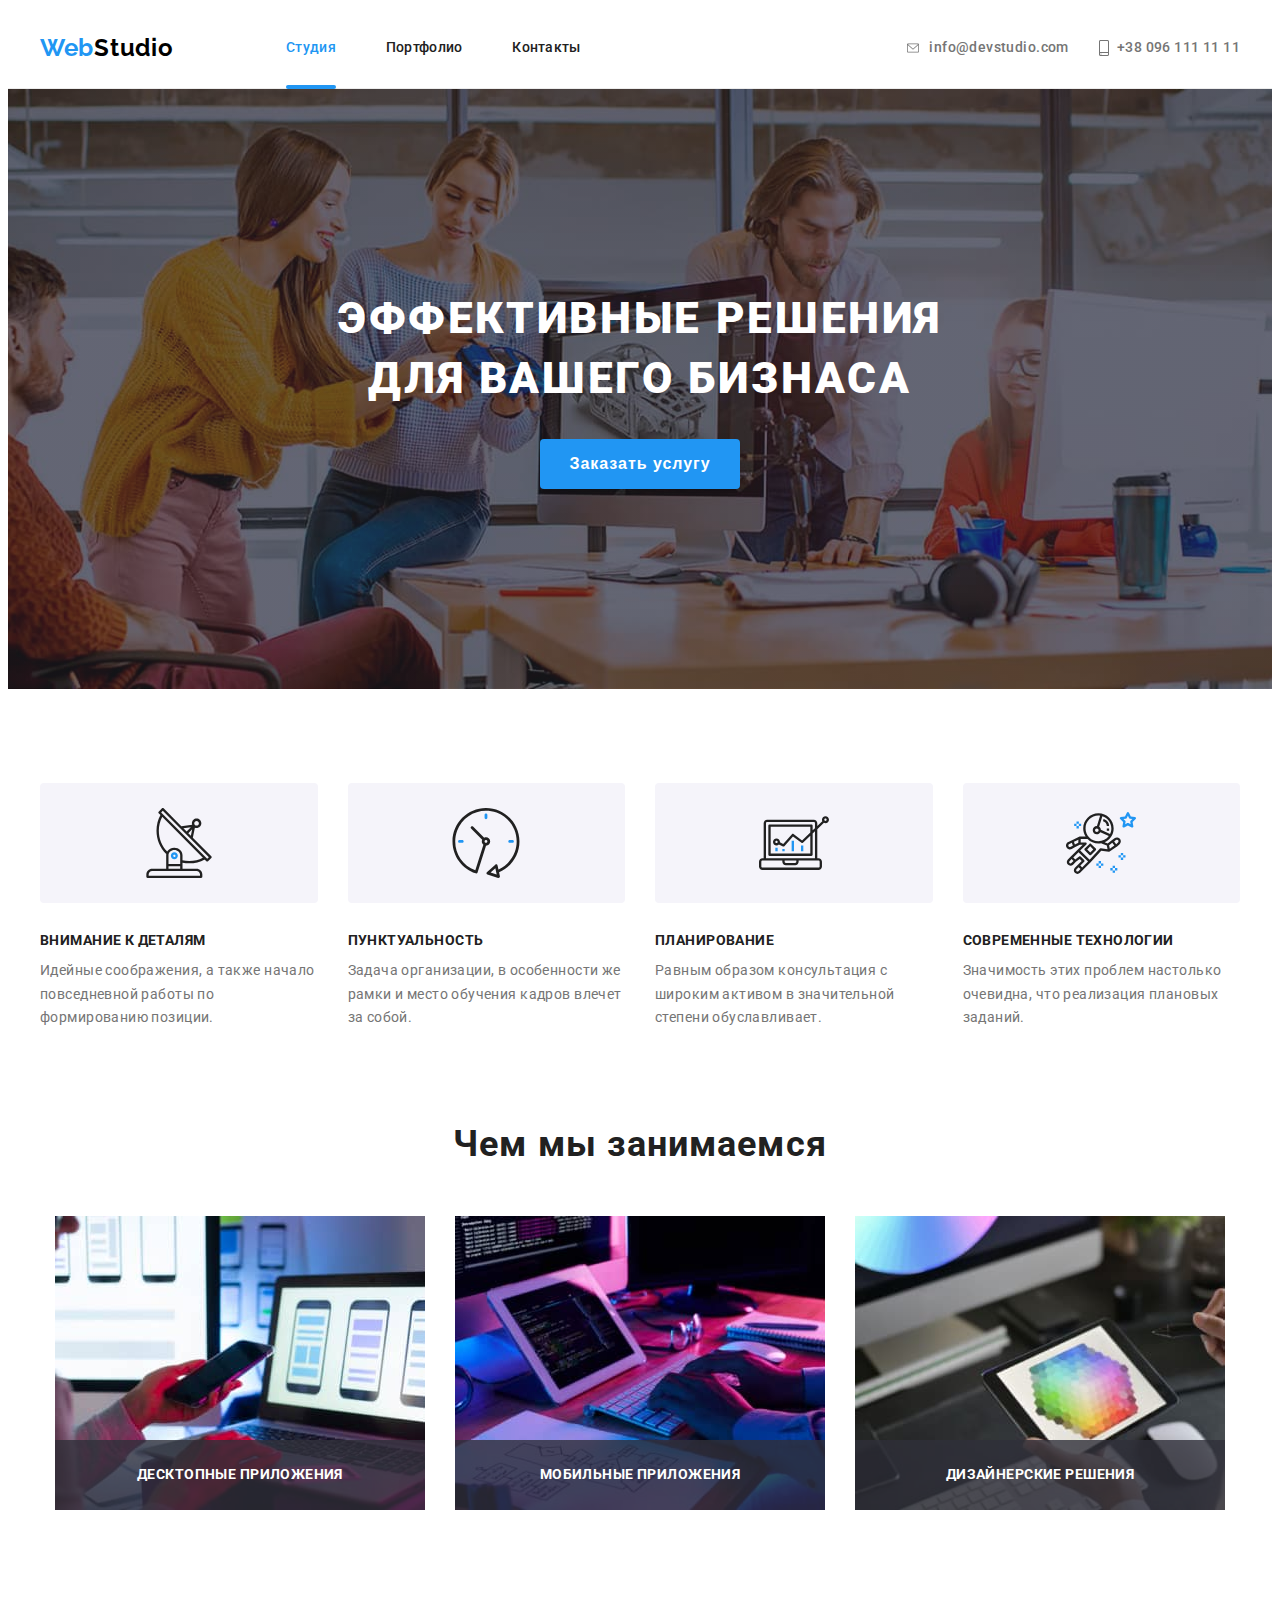
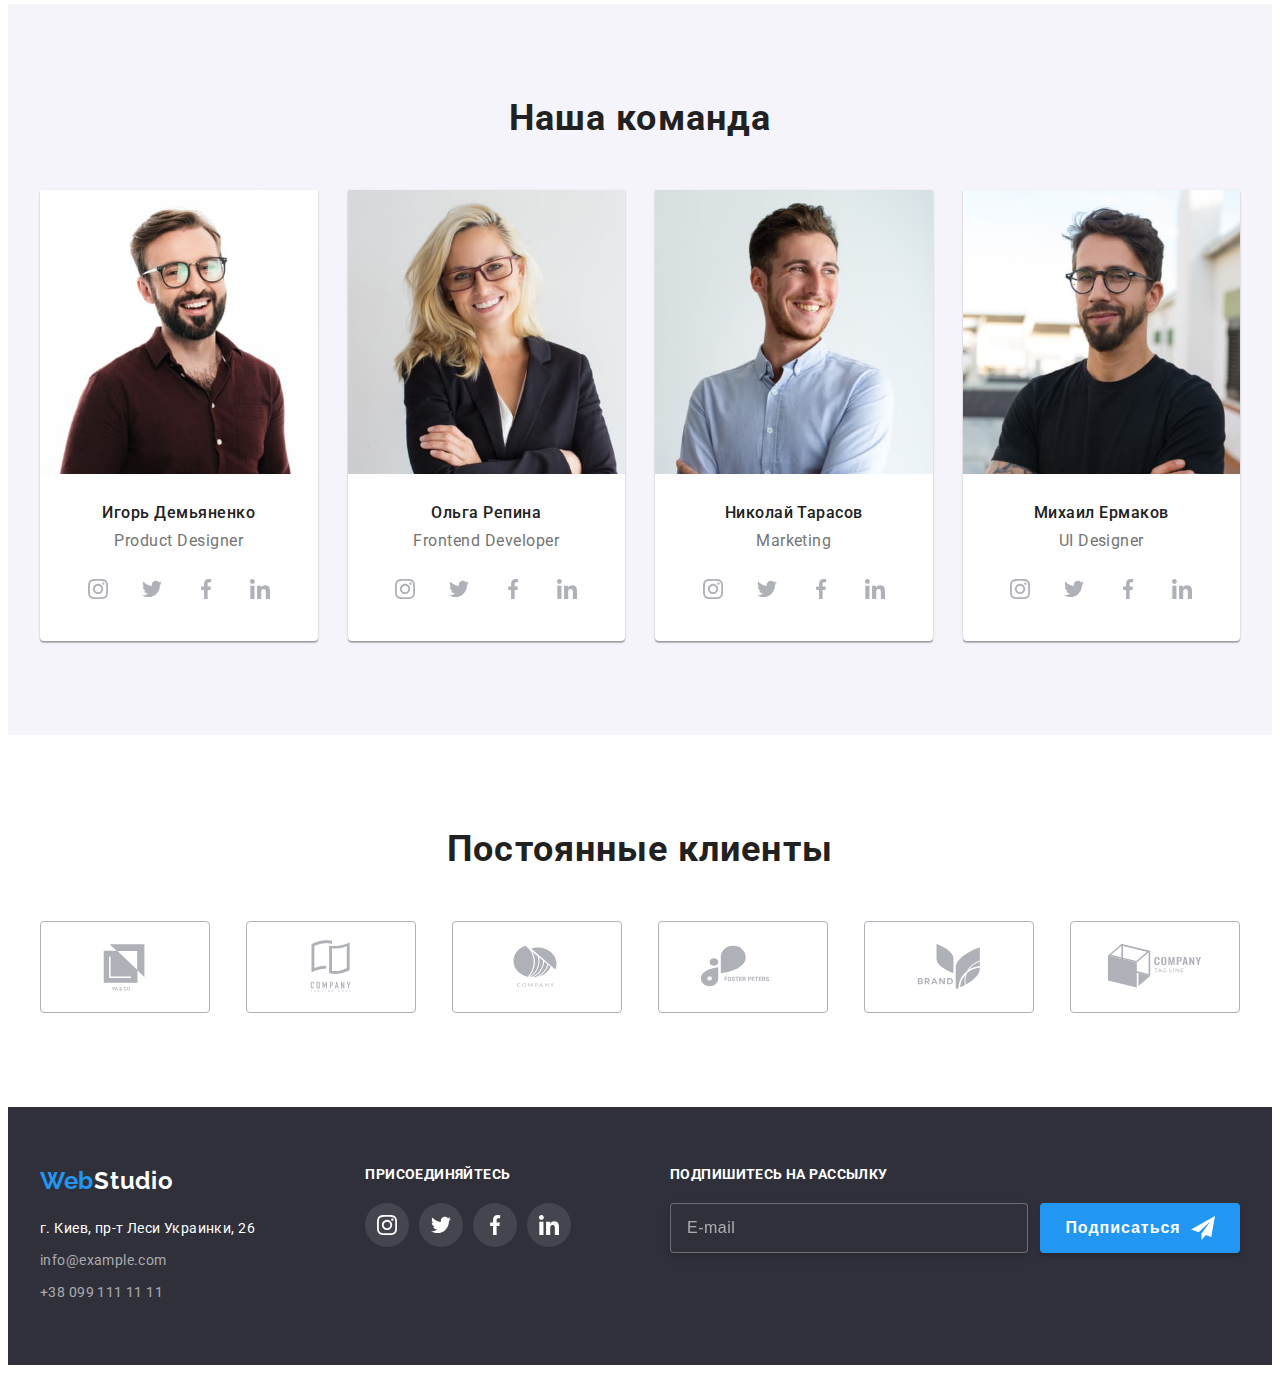
<file: index.html>
<!DOCTYPE html>
<html lang="en">

<head>
  <meta charset="UTF-8" />
  <meta http-equiv="X-UA-Compatible" content="IE=edge" />
  <meta name="viewport" content="width=device-width, initial-scale=1.0" />

  <title>WebStudio</title>
  <link rel="preconnect" href="https://fonts.googleapis.com" />
  <link rel="preconnect" href="https://fonts.gstatic.com" crossorigin />
  <link href="https://fonts.googleapis.com/css2?family=Raleway:wght@700&family=Roboto:wght@400;500;700;900&display=swap"
    rel="stylesheet" />
  <link rel="stylesheet" href="https://cdnjs.cloudflare.com/ajax/libs/modern-normalize/1.1.0/modern-normalize.min.css"
    integrity="sha512-wpPYUAdjBVSE4KJnH1VR1HeZfpl1ub8YT/NKx4PuQ5NmX2tKuGu6U/JRp5y+Y8XG2tV+wKQpNHVUX03MfMFn9Q=="
    crossorigin="anonymous" referrerpolicy="no-referrer" />
  <link rel="stylesheet" href="css/main.min.css" />
</head>

<body>
  <!-- хедер -->
  <header class="header">
    <div class="container header__bloc">
      <!-- логотип -->
      <a class="logo header__logo" href="./index.html"><span class="logo__web">Web</span>Studio</a>
      <!-- навигацыя сайта -->
      <nav class="header__nav">
        <ul class="nav">
          <li class="nav__list">
            <a href="./index.html" class="nav__link accent">Студия</a>
          </li>
          <li class="nav__list">
            <a href="./portfolio.html" class="nav__link">Портфолио</a>
          </li>
          <li class="nav__list">
            <a href="#" class="nav__link">Контакты</a>
          </li>
        </ul>
      </nav>

      <!-- кантакты -->

      <ul class="contact header__contact">
        <li class="contact__item">
          <a class="contact__link" href="http://info@devstudio.com">
            <svg class="contact__icon" width="16" height="12">
              <use href="./images/icons.svg#envelope"></use>
            </svg>
            info@devstudio.com</a>
        </li>
        <li class="contact__item">
          <a class="contact__link" href="tel:+380961111111">
            <svg class="contact__icon" width="10" height="16">
              <use href="./images/icons.svg#smartphone"></use>
            </svg>
            +38 096 111 11 11</a>
        </li>
      </ul>
      <button class="burger-button" data-modale-open>
        <svg width="40" height="40">
          <use href="./images/icons.svg#burger"></use>
        </svg>
      </button>
    </div>
  </header>

  <!-- mein index.html -->

  <main>
    <!--герой-->

    <section class="hero">
      <div class="container">
        <h1 class="hero-title">ЭФФЕКТИВНЫЕ РЕШЕНИЯ ДЛЯ ВАШЕГО БИЗНАСА</h1>
        <button class="button" type="button" data-modal-open>
          Заказать услугу
        </button>
      </div>
    </section>

    <!--особености нашей команды-->

    <section class="peculiarities">
      <div class="container">
        <h2 class="hidden-text">преимущества</h2>
        <ul class="peculiarities__menu">
          <li class="peculiarities__list">
            <div class="peculiarities__icon">
              <svg width="70" height="70">
                <use href="./images/icons.svg#antenna"></use>
              </svg>
            </div>
            <h3 class="peculiarities__title">ВНИМАНИЕ К ДЕТАЛЯМ</h3>
            <p class="peculiarities__text">
              Идейные соображения, а также начало повседневной работы по
              формированию позиции.
            </p>
          </li>

          <li class="peculiarities__list">
            <div class="peculiarities__icon">
              <svg width="70" height="70">
                <use href="./images/icons.svg#clock"></use>
              </svg>
            </div>
            <h3 class="peculiarities__title">ПУНКТУАЛЬНОСТЬ</h3>
            <p class="peculiarities__text">
              Задача организации, в особенности же рамки и место обучения
              кадров влечет за собой.
            </p>
          </li>

          <li class="peculiarities__list">
            <div class="peculiarities__icon">
              <svg width="70" height="70">
                <use href="./images/icons.svg#diagram"></use>
              </svg>
            </div>
            <h3 class="peculiarities__title">ПЛАНИРОВАНИЕ</h3>
            <p class="peculiarities__text">
              Равным образом консультация с широким активом в значительной
              степени обуславливает.
            </p>
          </li>

          <li class="peculiarities__list">
            <div class="peculiarities__icon">
              <svg width="70" height="70">
                <use href="./images/icons.svg#astronaut"></use>
              </svg>
            </div>
            <h3 class="peculiarities__title">СОВРЕМЕННЫЕ ТЕХНОЛОГИИ</h3>
            <p class="peculiarities__text">
              Значимость этих проблем настолько очевидна, что реализация
              плановых заданий.
            </p>
          </li>
        </ul>
      </div>
    </section>

    <!--чем мы занимается наша команда-->

    <section class="we-do">
      <div class="container">
        <h2 class="title-h2">Чем мы занимаемся</h2>
        <ul class="we-do__menu">
          <li class="we-do__list">
            <img class="img-list" src="./images/Desktop/1.fotohop.jpg" alt="моделирование" width="370" />
            <div class="we-do__bloc">
              <h3 class="we-do__text">Десктопные приложения</h3>
            </div>
          </li>
          <li class="we-do__list">
            <img class="img-list" src="./images/Desktop/2.modeling.jpg" alt="фото-шоп" width="370" />
            <div class="we-do__bloc">
              <h3 class="we-do__text">Мобильные приложения</h3>
            </div>
          </li>
          <li class="we-do__list">
            <img class="img-list" src="./images/Desktop/3.color.jpg" alt="цветова-схема" width="370" />
            <div class="we-do__bloc">
              <h3 class="we-do__text">Дизайнерские решения</h3>
            </div>
          </li>
        </ul>
      </div>
    </section>

    <!--наша команда-->

    <section class="command">
      <div class="container">
        <h2 class="title-h2">Наша команда</h2>
        <ul class="command__menu">
          <li class="command__list">
            <img src="./images/mobile/mobile-igor-img.jpg" alt="Игорь Демьяненко Product Designer" width="270" />
            <div class="command__bloc">
              <h3 class="command__name">Игорь Демьяненко</h3>
              <p class="command__profession">Product Designer</p>
            </div>
            <ul class="social">
              <li class="social__menu">
                <a class="social__link" href="#">
                  <svg width="20" height="20">
                    <use href="./images/icons.svg#instagram"></use>
                  </svg>
                </a>
              </li>
              <li class="social__menu">
                <a class="social__link" href="#">
                  <svg width="20" height="20">
                    <use href="./images/icons.svg#twitter"></use>
                  </svg>
                </a>
              </li>
              <li class="social__menu">
                <a class="social__link" href="#">
                  <svg width="20" height="20">
                    <use href="./images/icons.svg#facebook"></use>
                  </svg>
                </a>
              </li>
              <li class="social__menu">
                <a class="social__link" href="#">
                  <svg width="20" height="20">
                    <use href="./images/icons.svg#linkedin"></use>
                  </svg>
                </a>
              </li>
            </ul>
          </li>

          <li class="command__list">
            <img src="./images/mobile/mobile-olga-img.jpg" alt="Ольга Репина Frontend Developer" width="270" />
            <div class="command__bloc">
              <h3 class="command__name">Ольга Репина</h3>
              <p class="command__profession">Frontend Developer</p>
            </div>
            <ul class="social">
              <li class="social__menu">
                <a class="social__link" href="#">
                  <svg width="20" height="20">
                    <use href="./images/icons.svg#instagram"></use>
                  </svg>
                </a>
              </li>
              <li class="social__menu">
                <a class="social__link" href="#">
                  <svg width="20" height="20">
                    <use href="./images/icons.svg#twitter"></use>
                  </svg>
                </a>
              </li>
              <li class="social__menu">
                <a class="social__link" href="#">
                  <svg width="20" height="20">
                    <use href="./images/icons.svg#facebook"></use>
                  </svg>
                </a>
              </li>
              <li class="social__menu">
                <a class="social__link" href="#">
                  <svg width="20" height="20">
                    <use href="./images/icons.svg#linkedin"></use>
                  </svg>
                </a>
              </li>
            </ul>
          </li>

          <li class="command__list">
            <img src="./images/mobile/mobile-nikolay-img.jpg" alt="Николай Тарасов Marketing" width="270" />
            <div class="command__bloc">
              <h3 class="command__name">Николай Тарасов</h3>
              <p class="command__profession">Marketing</p>
            </div>
            <ul class="social">
              <li class="social__menu">
                <a class="social__link" href="#">
                  <svg width="20" height="20">
                    <use href="./images/icons.svg#instagram"></use>
                  </svg>
                </a>
              </li>
              <li class="social__menu">
                <a class="social__link" href="#">
                  <svg width="20" height="20">
                    <use href="./images/icons.svg#twitter"></use>
                  </svg>
                </a>
              </li>
              <li class="social__menu">
                <a class="social__link" href="#">
                  <svg width="20" height="20">
                    <use href="./images/icons.svg#facebook"></use>
                  </svg>
                </a>
              </li>
              <li class="social__menu">
                <a class="social__link" href="#">
                  <svg width="20" height="20">
                    <use href="./images/icons.svg#linkedin"></use>
                  </svg>
                </a>
              </li>
            </ul>
          </li>

          <li class="command__list">
            <img src="./images/mobile/mobile-michael-img.jpg" alt="Михаил Ермаков UI Designer" width="270" />
            <div class="command__bloc">
              <h3 class="command__name">Михаил Ермаков</h3>
              <p class="command__profession">UI Designer</p>
            </div>
            <ul class="social">
              <li class="social__menu">
                <a class="social__link" href="#">
                  <svg width="20" height="20">
                    <use href="./images/icons.svg#instagram"></use>
                  </svg>
                </a>
              </li>
              <li class="social__menu">
                <a class="social__link" href="#">
                  <svg width="20" height="20">
                    <use href="./images/icons.svg#twitter"></use>
                  </svg>
                </a>
              </li>
              <li class="social__menu">
                <a class="social__link" href="#">
                  <svg width="20" height="20">
                    <use href="./images/icons.svg#facebook"></use>
                  </svg>
                </a>
              </li>
              <li class="social__menu">
                <a class="social__link" href="#">
                  <svg width="20" height="20">
                    <use href="./images/icons.svg#linkedin"></use>
                  </svg>
                </a>
              </li>
            </ul>
          </li>
        </ul>
      </div>
    </section>

    <!-- Постоянные клиенты -->

    <section class="regu-clients">
      <div class="container">
        <h2 class="title-h2">Постоянные клиенты</h2>
        <ul class="menu">
          <li class="menu__list">
            <a class="menu__link" href="#">
              <svg class="icon" width="106" height="60">
                <use href="./images/icons.svg#logo-1"></use>
              </svg>
            </a>
          </li>
          <li class="menu__list">
            <a class="menu__link" href="#">
              <svg class="icon" width="106" height="60">
                <use href="./images/icons.svg#logo-2"></use>
              </svg>
            </a>
          </li>
          <li class="menu__list">
            <a class="menu__link" href="#">
              <svg class="icon" width="106" height="60">
                <use href="./images/icons.svg#logo-3"></use>
              </svg>
            </a>
          </li>
          <li class="menu__list">
            <a class="menu__link" href="#">
              <svg class="icon" width="106" height="60">
                <use href="./images/icons.svg#logo-4"></use>
              </svg>
            </a>
          </li>
          <li class="menu__list">
            <a class="menu__link" href="#">
              <svg class="icon" width="106" height="60">
                <use href="./images/icons.svg#logo-5"></use>
              </svg>
            </a>
          </li>
          <li class="menu__list">
            <a class="menu__link" href="#">
              <svg class="icon" width="106" height="60">
                <use href="./images/icons.svg#logo-6"></use>
              </svg>
            </a>
          </li>
        </ul>
      </div>
    </section>
  </main>

  <!--подвал сайта-->

  <footer class="footer">
    <div class="container footer__container">
      <div class="footer__address">
        <a href="./index.html" class="logo footer__logo">
          <span class="logo__web">Web</span>Studio</a>
        <!-- адрес и контакты студии -->
        <address class="address">
          <ul class="address__menu">
            <li class="address__item">
              <a href="#" class="address__link">г. Киев, пр-т Леси Украинки, 26</a>
            </li>
            <li class="address__item">
              <a href="http://info@example.com" class="address__contakt">
                info@example.com</a>
            </li>
            <li class="address__item">
              <a href="tel:+380991111111" class="address__contakt">+38 099 111 11 11</a>
            </li>
          </ul>
        </address>
      </div>
      <div class="footer__social">
        <h2 class="footer-title">присоединяйтесь</h2>
        <ul class="social zero-padding">
          <li class="social__menu">
            <a class="social__link social__link--footer" href="#">
              <svg width="20" height="20">
                <use href="./images/icons.svg#instagram"></use>
              </svg>
            </a>
          </li>
          <li class="social__menu">
            <a class="social__link social__link--footer" href="#">
              <svg width="20" height="20">
                <use href="./images/icons.svg#twitter"></use>
              </svg>
            </a>
          </li>
          <li class="social__menu">
            <a class="social__link social__link--footer" href="#">
              <svg width="20" height="20">
                <use href="./images/icons.svg#facebook"></use>
              </svg>
            </a>
          </li>
          <li class="social__menu">
            <a class="social__link social__link--footer" href="#">
              <svg width="20" height="20">
                <use href="./images/icons.svg#linkedin"></use>
              </svg>
            </a>
          </li>
        </ul>
      </div>
      <div class="subscription">
        <h2 class="footer-title">Подпишитесь на рассылку</h2>
        <div class="subscription__block">
          <form>
            <label class="subscription__label" for="email"> </label>
            <input class="subscription__input" type="email" id="email" name="email" placeholder="E-mail" />
          </form>
          <button class="button" type="submit">
            Подписаться
            <svg class="button__send" width="24" height="24">
              <use href="./images/icons.svg#send"></use>
            </svg>
          </button>
        </div>
      </div>
    </div>
  </footer>

  <!-- modal-window -->

  <div class="backdrop is-hidden" data-modal>
    <div class="backdrop__window">
      <button class="button button__modal" type="button" data-modal-close>
        <svg class="close" width="18" height="18" data-modal-close>
          <use href="./images/icons.svg#close"></use>
        </svg>
      </button>
      <h2 class="backdrop__titel">Оставьте свои данные, мы вам перезвоним</h2>

      <form class="form">
        <div class="form__bloc" role="group">
          <label class="form__label" for="text"> Имя </label>
          <input class="form__input" type="text" id="text" placeholder=" " />
          <svg class="form__icon" width="18" height="18">
            <use href="./images/icons.svg#person"></use>
          </svg>
        </div>
        <div class="form__bloc">
          <label class="form__label" for="tel"> Телефон </label>
          <input class="form__input" type="tel" id="tel" placeholder=" " />
          <svg class="form__icon" width="18" height="18">
            <use href="./images/icons.svg#phone"></use>
          </svg>
        </div>
        <div class="form__bloc">
          <label class="form__label" for="email"> Почта </label>
          <input class="form__input" type="email" id="email" placeholder="" />
          <svg class="form__icon" width="18" height="18">
            <use href="./images/icons.svg#email"></use>
          </svg>
        </div>
        <div class="form__bloc form__bloc--textarea">
          <label class="form-label" for="textarea"> Комментарий </label>
          <textarea class="form__textarea" id="textarea" placeholder="Введите текст"></textarea>
        </div>
      </form>

      <label class="agreement-conditions" for="checkbox">
        <input class="agreement-conditions__checkbox" type="checkbox" id="checkbox" />
        <span class="agreement-conditions__checked"></span>

        <p class="agreement-conditions__text">
          Соглашаюсь с рассылкой и принимаю
          <a href="#">
            <span class="agreement-conditions__link">Условия договора</span>
          </a>
        </p>
      </label>
      <div class="button-center">
        <button class="button" type="submit">Отправить</button>
      </div>
    </div>
  </div>

  <!-- burger -->

  <div class="burger modale" data-modale>
    <div class="burger__block">
      <button class="burger__mobile" type="button" data-modale-close>
        <svg class="close" width="18" height="18" data-modale-close>
          <use href="./images/icons.svg#close"></use>
        </svg>
      </button>
      <ul class="burger__menu">
        <li class="burger__nav">
          <a class="burger__link accent" href="./index.html">Студия</a>
        </li>
        <li class="burger__nav">
          <a class="burger__link " href="./portfolio.html">Портфолио</a>
        </li>
        <li class="burger__nav">
          <a class="burger__link" href="#">Контакты</a>
        </li>
      </ul>
      <div>
        <ul>
          <li class="burger__contact ">
            <a class="burger__contact-tel" href="tel:+380961111111">+38 096 111 11 11</a>
          </li>
          <li class="burger__contact ">
            <a class="burger__contact-meil" href="http://info@devstudio.com">info@devstudio.com</a>
          </li>
        </ul>
        <ul class="social-mobile">
          <li class="social-mobile__list"><a class="social-mobile__link" href="#">Twitter</a></li>
          <span class="social-mobile__line"></span>
          <li class="social-mobile__list"><a class="social-mobile__link" href="#">Instagram</a></li>
          <span class="social-mobile__line"></span>
          <li class="social-mobile__list"><a class="social-mobile__link" href="#">Facebook</a></li>
          <span class="social-mobile__line"></span>
          <li class="social-mobile__list"><a class="social-mobile__link" href="#">LinkedIn</a></li>
        </ul>
      </div>
    </div>
  </div>
  <script src="./js/modal.js"></script>
</body>

</html>
</file>
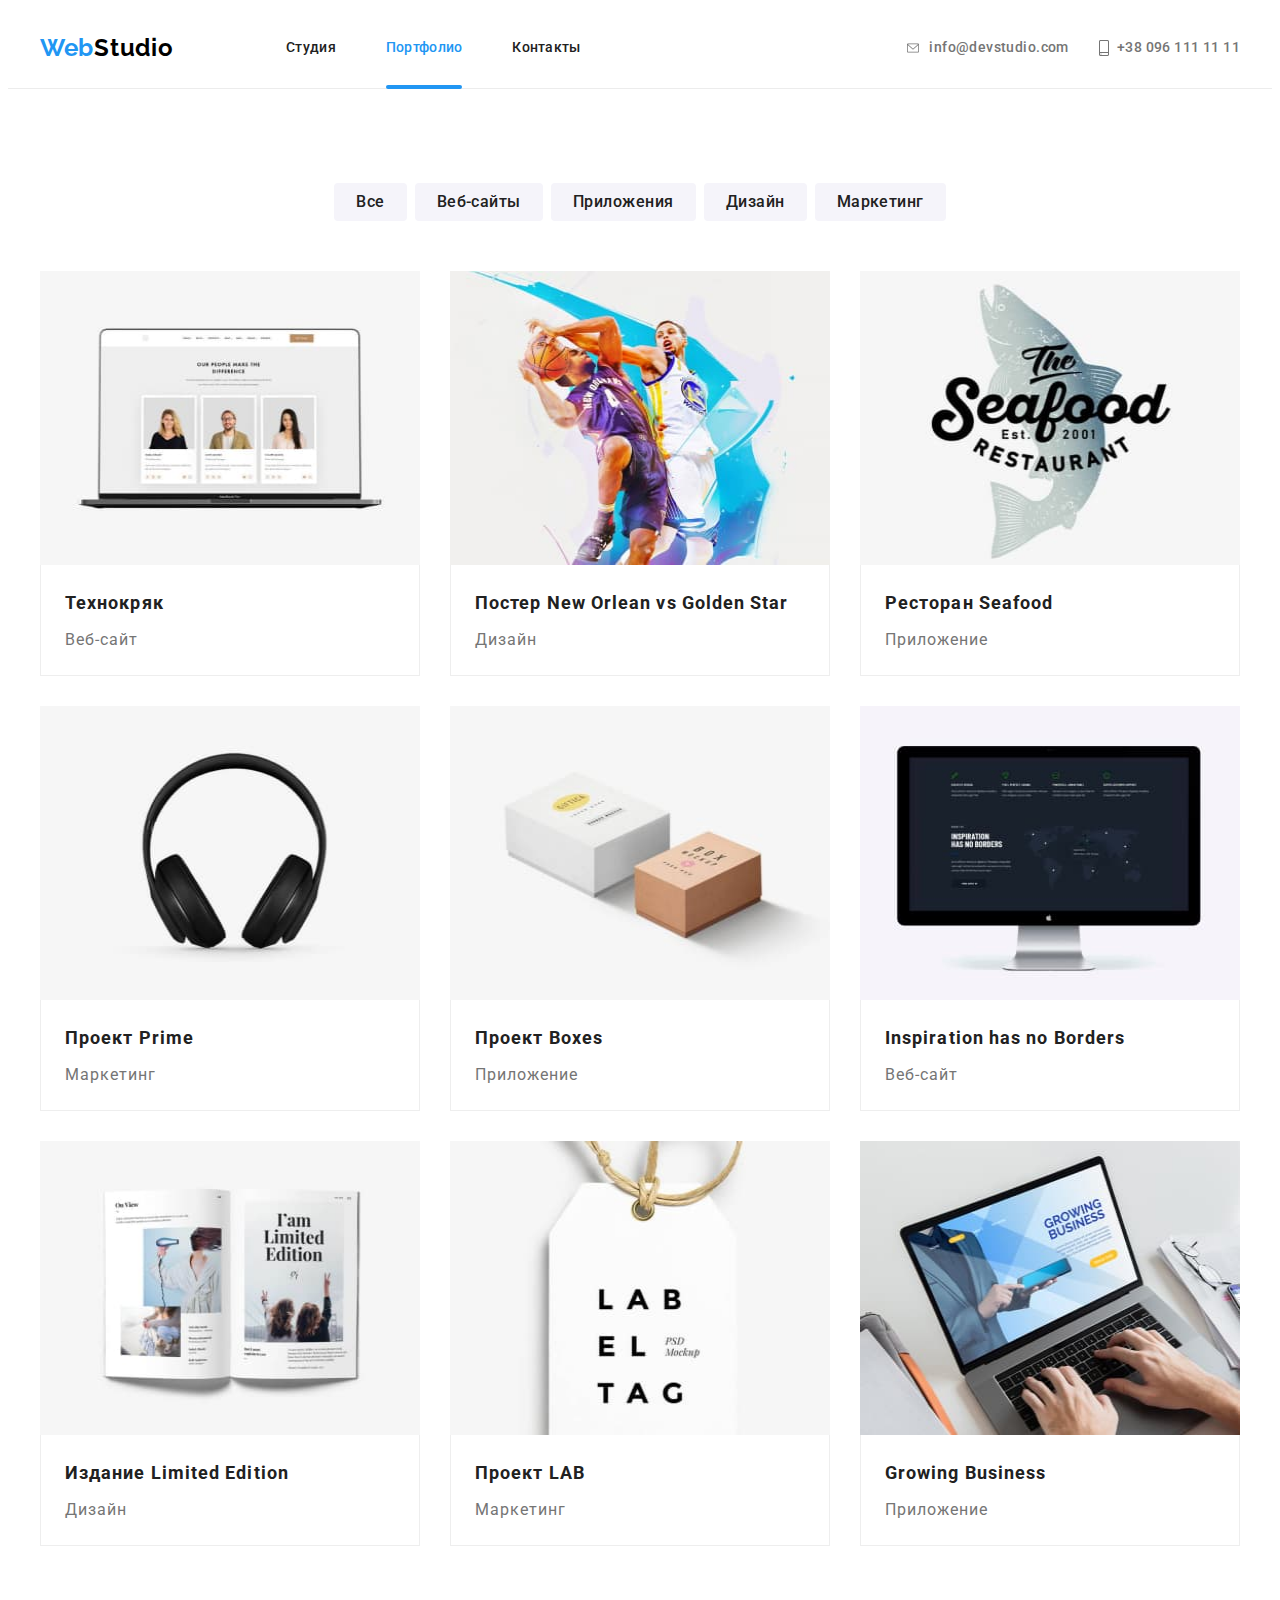
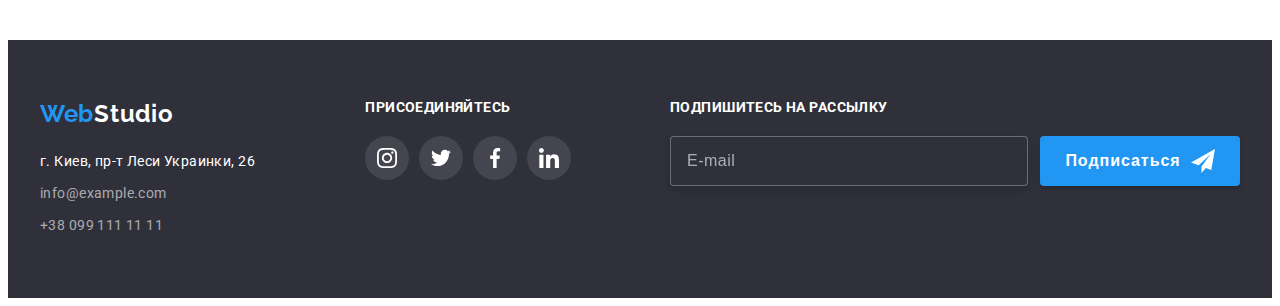
<file: portfolio.html>
<!DOCTYPE html>
<html lang="en">

<head>
  <meta charset="UTF-8" />
  <meta http-equiv="X-UA-Compatible" content="IE=edge" />
  <meta name="viewport" content="width=device-width, initial-scale=1.0" />
  <title>WebStudio</title>
  <link rel="preconnect" href="https://fonts.googleapis.com" />
  <link rel="preconnect" href="https://fonts.gstatic.com" crossorigin />
  <link href="https://fonts.googleapis.com/css2?family=Raleway:wght@700&family=Roboto:wght@400;500;700;900&display=swap"
    rel="stylesheet" />
  <link rel="stylesheet" href="https://cdnjs.cloudflare.com/ajax/libs/modern-normalize/1.1.0/modern-normalize.min.css"
    integrity="sha512-wpPYUAdjBVSE4KJnH1VR1HeZfpl1ub8YT/NKx4PuQ5NmX2tKuGu6U/JRp5y+Y8XG2tV+wKQpNHVUX03MfMFn9Q=="
    crossorigin="anonymous" referrerpolicy="no-referrer" />
  <link rel="stylesheet" href="css/main.min.css" />
</head>

<body>
  <!-- хедер -->
  <header class="header">
    <div class="header__bloc container">
      <!-- логотип -->
      <a class="logo header__logo" href="./index.html"><span class="logo__web">Web</span>Studio</a>
      <!-- навигацыя сайта -->
      <nav class="header__nav">
        <ul class="nav">
          <li class="nav__list">
            <a href="./index.html" class="nav__link">Студия</a>
          </li>
          <li class="nav__list">
            <a href="./portfolio.html" class="nav__link accent">Портфолио</a>
          </li>
          <li class="nav__list">
            <a href="#" class="nav__link">Контакты</a>
          </li>
        </ul>
      </nav>

      <!-- кантакты -->

      <ul class="contact header__contact">
        <li class="contact__item">
          <a class="contact__link" href="http://info@devstudio.com">
            <svg class="contact__icon" width="16" height="12">
              <use href="./images/icons.svg#envelope"></use>
            </svg>
            info@devstudio.com</a>
        </li>
        <li class="contact__item">
          <a class="contact__link" href="tel:+380961111111">
            <svg class="contact__icon" width="10" height="16">
              <use href="./images/icons.svg#smartphone"></use>
            </svg>
            +38 096 111 11 11</a>
        </li>
      </ul>
      <button class="burger-button" burger-open>
        <svg width="40" height="40">
          <use href="./images/icons.svg#burger"></use>
        </svg>
      </button>
    </div>
  </header>
  <!-- mein portfolio.html -->

  <main>
    <section class="section-portfolio">
      <div class="container">
        <h2 class="hidden-text">Портфолио</h2>
        <!-- кнопки фильтра -->

        <ul class="filter">
          <li class="filter__item">
            <button class="filter__button" type="button">Все</button>
          </li>
          <li class="filter__item">
            <button class="filter__button" type="button">Веб-сайты</button>
          </li>
          <li class="filter__item">
            <button class="filter__button" type="button">Приложения</button>
          </li>
          <li class="filter__item">
            <button class="filter__button" type="button">Дизайн</button>
          </li>
          <li class="filter__item">
            <button class="filter__button" type="button">Маркетинг</button>
          </li>
        </ul>
        <!-- нашы проекты -->
        <ul class="projects">
          <li class="projects__list">
            <a class="projects__link" href="#">
              <div class="projects__animated">
                <img src="./images/desktop/desktop.img1.jpg" 
                srcset="./images/mobile/mob-1.jpg 480w,
                ./images/tablet/tablet-img1.jpg 768w,
                ./images/desktop/desktop.img1.jpg 1200w"  
                  alt="Технокряк" height="294" >
                <p class="projects__text">
                  Ресурс предлагает комплексные предложения с разным уровнем
                  функционала и сервисов. Все это позволит посетителю получить
                  исчерпывающие сведения о компании или частном лице.
                </p>
              </div>
              <div class="blok-projects blok-projects-147">
                <h3 class="blok-projects__tetile">Технокряк</h3>
                <p class="blok-projects__text">Веб-сайт</p>
              </div>
            </a>
          </li>
          <li class="projects__list">
            <a class="projects__link" href="#">
              <div class="projects__animated">
                <img src="./images/desktop/desktop.img2.jpg"
                srcset="./images/mobile/mob-2.jpg 480w,
                ./images/tablet/tablet-img2.jpg 768w,
                ./images/desktop/desktop.img2.jpg 1200w"
                alt="Постер New Orlean vs Golden Star" height="294">
                <p class="projects__text">
                  Ресурс предлагает комплексные предложения с разным уровнем
                  функционала и сервисов. Все это позволит посетителю получить
                  исчерпывающие сведения о компании или частном лице.
                </p>
              </div>
              <div class="blok-projects">
                <h3 class="blok-projects__tetile">
                  Постер New Orlean vs Golden Star
                </h3>
                <p class="blok-projects__text">Дизайн</p>
              </div>
            </a>
          </li>
          <li class="projects__list">
            <a class="projects__link" href="#">
              <div class="projects__animated">
                <img src="./images/desktop/desktop.img3.jpg"
                srcset="./images/mobile/mob-3.jpg 480w,
                ./images/tablet/tablet-img3.jpg 768w,
                ./images/desktop/desktop.img3.jpg 1200w" 
                  alt="Ресторан Seafood" height="294">
                <p class="projects__text">
                  Ресурс предлагает комплексные предложения с разным уровнем
                  функционала и сервисов. Все это позволит посетителю получить
                  исчерпывающие сведения о компании или частном лице.
                </p>
              </div>
              <div class="blok-projects">
                <h3 class="blok-projects__tetile">Ресторан Seafood</h3>
                <p class="blok-projects__text">Приложение</p>
              </div>
            </a>
          </li>
          <li class="projects__list">
            <a class="projects__link" href="#">
              <div class="projects__animated">
                <img src="./images/desktop/desktop.img4.jpg"
                srcset="./images/mobile/mob-4.jpg 480w,
                ./images/tablet/tablet-img4.jpg 768w,
                ./images/desktop/desktop.img4.jpg 1200w"  
                  alt="Проект Prime" height="294">
                <p class="projects__text">
                  Ресурс предлагает комплексные предложения с разным уровнем
                  функционала и сервисов. Все это позволит посетителю получить
                  исчерпывающие сведения о компании или частном лице.
                </p>
              </div>
              <div class="blok-projects">
                <h3 class="blok-projects__tetile">Проект Prime</h3>
                <p class="blok-projects__text">Маркетинг</p>
              </div>
            </a>
          </li>
          <li class="projects__list">
            <a class="projects__link" href="#">
              <div class="projects__animated">
                <img src="./images/desktop/desktop.img5.jpg"
                srcset="./images/mobile/mob-5.jpg 480w,
                ./images/tablet/tablet-img5.jpg 768w,
                ./images/desktop/desktop.img5.jpg 1200w" 
                  alt="Проект Boxes" height="294">
                <p class="projects__text">
                  Ресурс предлагает комплексные предложения с разным уровнем
                  функционала и сервисов. Все это позволит посетителю получить
                  исчерпывающие сведения о компании или частном лице.
                </p>
              </div>
              <div class="blok-projects">
                <h3 class="blok-projects__tetile">Проект Boxes</h3>
                <p class="blok-projects__text">Приложение</p>
              </div>
            </a>
          </li>
          <li class="projects__list">
            <a class="projects__link" href="#">
              <div class="projects__animated">
                <img src="./images/desktop/desktop.img6.jpg"
                srcset="./images/mobile/mob-6.jpg 480w,
                ./images/tablet/tablet-img6.jpg 768w,
                ./images/desktop/desktop.img6.jpg 1200w" 
                  alt="Inspiration has no Borders" height="294">
                <p class="projects__text">
                  Ресурс предлагает комплексные предложения с разным уровнем
                  функционала и сервисов. Все это позволит посетителю получить
                  исчерпывающие сведения о компании или частном лице.
                </p>
              </div>
              <div class="blok-projects">
                <h3 class="blok-projects__tetile">
                  Inspiration has no Borders
                </h3>
                <p class="blok-projects__text">Веб-сайт</p>
              </div>
            </a>
          </li>
          <li class="projects__list">
            <a class="projects__link" href="#">
              <div class="projects__animated">
                <img srcset="./images/mobile/mob-7.jpg 480w,
                ./images/tablet/tablet-img7.jpg 768w,
                ./images/desktop/desktop.img7.jpg 1200w" src="./images/desktop/desktop.img7.jpg"
                  alt="Издание Limited Edition" height="294">
                <p class="projects__text">
                  Ресурс предлагает комплексные предложения с разным уровнем
                  функционала и сервисов. Все это позволит посетителю получить
                  исчерпывающие сведения о компании или частном лице.
                </p>
              </div>
              <div class="blok-projects">
                <h3 class="blok-projects__tetile">Издание Limited Edition</h3>
                <p class="blok-projects__text">Дизайн</p>
              </div>
            </a>
          </li>
          <li class="projects__list">
            <a class="projects__link" href="#">
              <div class="projects__animated">
                <img src="./images/desktop/desktop.img8.jpg"
                srcset="./images/mobile/mob-8.jpg 480w,
                ./images/tablet/tablet-img8.jpg 768w,
                ./images/desktop/desktop.img8.jpg 1200w"  
                  alt="Проект LAB" height="294">
                <p class="projects__text">
                  Ресурс предлагает комплексные предложения с разным уровнем
                  функционала и сервисов. Все это позволит посетителю получить
                  исчерпывающие сведения о компании или частном лице.
                </p>
              </div>
              <div class="blok-projects">
                <h3 class="blok-projects__tetile">Проект LAB</h3>
                <p class="blok-projects__text">Маркетинг</p>
              </div>
            </a>
          </li>
          <li class="projects__list">
            <a class="projects__link" href="#">
              <div class="projects__animated">
                <img src="./images/desktop/desktop.img9.jpg"
                srcset="./images/mobile/mob-9.jpg 480w,
                ./images/tablet/tablet-img9.jpg 768w,
                ./images/desktop/desktop.img9.jpg 1200w" 
                  alt="Growing Business" height="294">
                <p class="projects__text">
                  Ресурс предлагает комплексные предложения с разным уровнем
                  функционала и сервисов. Все это позволит посетителю получить
                  исчерпывающие сведения о компании или частном лице.
                </p>
              </div>
              <div class="blok-projects">
                <h3 class="blok-projects__tetile">Growing Business</h3>
                <p class="blok-projects__text">Приложение</p>
              </div>
            </a>
          </li>
        </ul>
      </div>
    </section>
  </main>

  <!--подвал сайта-->

  <footer class="footer">
    <div class="container footer__container">
      <div class="footer__address">
        <a href="./index.html" class="logo footer__logo">
          <span class="logo__web">Web</span>Studio</a>
        <!-- адрес и контакты студии -->
        <address class="address">
          <ul class="address__menu">
            <li class="address__item">
              <a href="#" class="address__link">г. Киев, пр-т Леси Украинки, 26</a>
            </li>
            <li class="address__item">
              <a href="http://info@example.com" class="address__contakt">
                info@example.com</a>
            </li>
            <li class="address__item">
              <a href="tel:+380991111111" class="address__contakt">+38 099 111 11 11</a>
            </li>
          </ul>
        </address>
      </div>
      <div class="footer__social">
        <h2 class="footer-title">присоединяйтесь</h2>
        <ul class="social">
          <li class="social__menu">
            <a class="social__link social__link--footer" href="#">
              <svg width="20" height="20">
                <use href="./images/icons.svg#instagram"></use>
              </svg>
            </a>
          </li>
          <li class="social__menu">
            <a class="social__link social__link--footer" href="#">
              <svg width="20" height="20">
                <use href="./images/icons.svg#twitter"></use>
              </svg>
            </a>
          </li>
          <li class="social__menu">
            <a class="social__link social__link--footer" href="#">
              <svg width="20" height="20">
                <use href="./images/icons.svg#facebook"></use>
              </svg>
            </a>
          </li>
          <li class="social__menu">
            <a class="social__link social__link--footer" href="#">
              <svg width="20" height="20">
                <use href="./images/icons.svg#linkedin"></use>
              </svg>
            </a>
          </li>
        </ul>
      </div>
      <div class="subscription">
        <h2 class="footer-title">Подпишитесь на рассылку</h2>
        <div class="subscription__block">
          <form>
            <label class="subscription__label" for="email"> </label>
            <input class="subscription__input" type="email" id="email" name="email" placeholder="E-mail" />
          </form>
          <button class="button" type="submit">
            Подписаться
            <svg class="button__send" width="24" height="24">
              <use href="./images/icons.svg#send"></use>
            </svg>
          </button>
        </div>
      </div>
    </div>
  </footer>

  <!-- burger -->

  <div class="burger is-hidden-burger" burger>
    <div class="burger__block">
      <button class="burger__mobile" type="button" burger-close>
        <svg class="close" width="18" height="18" burger-close>
          <use href="./images/icons.svg#close"></use>
        </svg>
      </button>
      <ul class="burger__menu">
        <li class="accent burger__nav">
          <a class="burger__link" href="./index.html">Студия</a>
        </li>
        <li class="burger__nav">
          <a class="burger__link accent" href="./portfolio.html">Портфолио</a>
        </li>
        <li class="burger__nav">
          <a class="burger__link" href="#">Контакты</a>
        </li>
      </ul>
      <div>
        <ul>
          <li class="burger__contact ">
            <a class="burger__contact-tel" href="tel:+380961111111">+38 096 111 11 11</a>
          </li>
          <li class="burger__contact ">
            <a class="burger__contact-meil" href="http://info@devstudio.com">info@devstudio.com</a>
          </li>
        </ul>
        <ul class="social-mobile">
          <li class="social-mobile__list"><a class="social-mobile__link" href="#">Twitter</a></li>
          <span class="social-mobile__line"></span>
          <li class="social-mobile__list"><a class="social-mobile__link" href="#">Instagram</a></li>
          <span class="social-mobile__line"></span>
          <li class="social-mobile__list"><a class="social-mobile__link" href="#">Facebook</a></li>
          <span class="social-mobile__line"></span>
          <li class="social-mobile__list"><a class="social-mobile__link" href="#">LinkedIn</a></li>
        </ul>
      </div>
    </div>
  </div>

  <!--  -->

  <script src="./js/burger-portfolio.js"></script>
</body>

</html>
</file>
<file: css/main.min.css>
body{font-family:"Roboto", sans-serif;font-style:normal;font-weight:400;font-size:14px;line-height:1.71;letter-spacing:0.03em;color:var(--primary-text-color)}.container{margin:auto;padding:0 15px}@media (max-width: 767px){.container{max-width:480px}}@media (min-width: 768px){.container{width:768px}}@media (min-width: 1200px){.container{width:1200px}}.title-h2{text-align:center;letter-spacing:0.03em;color:var(--secondary-text-color)}@media (max-width: 1199px){.title-h2{margin-bottom:30px;font-weight:700;font-size:28px;line-height:1.17}}@media (min-width: 1200px){.title-h2{font-weight:700;font-size:36px;line-height:1.16;margin-bottom:50px}}.logo{display:inline-block;font-family:"Raleway";font-style:normal;font-weight:700;font-size:24px;line-height:1.16;letter-spacing:0.03em}.logo__web{color:var(--accent-color)}@media (min-width: 1200px){.logo{margin-right:93px}}.header__logo{color:#000000}.footer__logo{color:#ffffff}.button{display:-webkit-inline-box;display:-ms-inline-flexbox;display:inline-flex;-webkit-box-pack:center;-ms-flex-pack:center;justify-content:center;-webkit-box-align:center;-ms-flex-align:center;align-items:center;width:200px;height:50px;font-weight:700;font-size:16px;line-height:1.88;letter-spacing:0.06em;color:#ffffff;border-radius:4px;-webkit-box-shadow:0px 4px 4px rgba(0,0,0,0.15);box-shadow:0px 4px 4px rgba(0,0,0,0.15);background:var(--accent-color);cursor:pointer;border:none}.button-center{text-align:center}.button__send{margin-left:10px;fill:var(--white-color)}.button__modal{position:absolute;top:8px;right:8px;display:-webkit-box;display:-ms-flexbox;display:flex;-webkit-box-align:center;-ms-flex-align:center;align-items:center;-webkit-box-pack:center;-ms-flex-pack:center;justify-content:center;width:30px;height:30px;border-radius:50%;background:#ffffff;border:1px solid rgba(0,0,0,0.1);-webkit-box-sizing:border-box;box-sizing:border-box;-webkit-transition:fill 250ms cubic-bezier(0.4, 0, 0.2, 1);transition:fill 250ms cubic-bezier(0.4, 0, 0.2, 1)}.button__modal:hover{fill:var(--accent-color)}.filter{display:-webkit-box;display:-ms-flexbox;display:flex;-ms-flex-wrap:wrap;flex-wrap:wrap;margin-bottom:40px}@media (min-width: 768px){.filter{-webkit-box-pack:center;-ms-flex-pack:center;justify-content:center;margin-bottom:30px}}@media (min-width: 1200px){.filter{margin-bottom:50px}}.filter__item:not(:last-child){margin-right:8px}@media (max-width: 767px){.filter__item:not(:last-child){margin-bottom:15px}}.filter__button{font-family:"Roboto";font-style:normal;padding:6px 22px;font-weight:500;font-size:16px;line-height:1.62;text-align:center;letter-spacing:0.03em;background:#f5f4fa;border-radius:4px;border:none;color:var(--secondary-text-color);-webkit-transition:background 250ms cubic-bezier(0.4, 0, 0.2, 1),color 250ms cubic-bezier(0.4, 0, 0.2, 1),-webkit-box-shadow 250ms cubic-bezier(0.4, 0, 0.2, 1);transition:background 250ms cubic-bezier(0.4, 0, 0.2, 1),color 250ms cubic-bezier(0.4, 0, 0.2, 1),-webkit-box-shadow 250ms cubic-bezier(0.4, 0, 0.2, 1);transition:background 250ms cubic-bezier(0.4, 0, 0.2, 1),box-shadow 250ms cubic-bezier(0.4, 0, 0.2, 1),color 250ms cubic-bezier(0.4, 0, 0.2, 1);transition:background 250ms cubic-bezier(0.4, 0, 0.2, 1),box-shadow 250ms cubic-bezier(0.4, 0, 0.2, 1),color 250ms cubic-bezier(0.4, 0, 0.2, 1),-webkit-box-shadow 250ms cubic-bezier(0.4, 0, 0.2, 1)}.filter__button:hover,.filter__button:focus{color:var(--white-color);background-color:var(--accent-color);-webkit-box-shadow:0px 3px 1px rgba(0,0,0,0.1),0px 1px 2px rgba(0,0,0,0.08),0px 2px 2px rgba(0,0,0,0.12);box-shadow:0px 3px 1px rgba(0,0,0,0.1),0px 1px 2px rgba(0,0,0,0.08),0px 2px 2px rgba(0,0,0,0.12)}.header{border-bottom:1px solid #ececec}.header__bloc{display:-webkit-box;display:-ms-flexbox;display:flex;-webkit-box-align:center;-ms-flex-align:center;align-items:center;-webkit-box-pack:justify;-ms-flex-pack:justify;justify-content:space-between}@media (max-width: 767px){.header__bloc{padding-bottom:10px;padding-top:10px}}@media (min-width: 1200px){.header__contact{display:-webkit-box;display:-ms-flexbox;display:flex;-webkit-box-align:center;-ms-flex-align:center;align-items:center;-webkit-box-pack:end;-ms-flex-pack:end;justify-content:flex-end}}.nav{display:-webkit-box;display:-ms-flexbox;display:flex;font-weight:500;font-size:14px;line-height:1.14;letter-spacing:0.02em}@media (min-width: 1200px){.nav{margin-right:305px}}.nav__list .nav__link::after{content:"";opacity:0;position:absolute;bottom:-1px;display:block;width:100%;height:4px;border-radius:2px;background-color:#2196f3}.nav__list:not(:last-child){margin-right:50px}.nav__link{position:relative;display:inline-block;padding:32px 0px;color:var(--secondary-text-color);-webkit-transition:color 250ms cubic-bezier(0.4, 0, 0.2, 1);transition:color 250ms cubic-bezier(0.4, 0, 0.2, 1)}.nav__link.accent{color:var(--accent-color)}.nav__link.accent::after{opacity:1}.nav__link:hover,.nav__link:focus{color:var(--accent-color)}.contact{padding-left:0}@media (max-width: 1200px){.contact__item:not(:last-child){margin-bottom:10px}}@media (min-width: 1200px){.contact__item:not(:last-child){margin-right:30px}}.contact__link{display:-webkit-box;display:-ms-flexbox;display:flex;-webkit-box-align:center;-ms-flex-align:center;align-items:center;font-weight:500;font-size:12px;line-height:1.16;color:#757575;-webkit-transition:color 250ms cubic-bezier(0.4, 0, 0.2, 1);transition:color 250ms cubic-bezier(0.4, 0, 0.2, 1)}@media (min-width: 1200px){.contact__link{padding:32px 0px;font-size:14px;line-height:1.14}}.contact__icon{margin-right:8px;fill:currentColor}.contact__icon :not(:last-child){margin-right:8px}.contact__link:hover,.contact__link:focus{color:var(--accent-color)}@media (max-width: 767px){.nav,.contact{display:none}}.hero{display:block;width:100%;padding:118px 0px;-o-object-fit:cover;object-fit:cover;text-align:center;background:#2f303a;background-repeat:no-repeat;background-position:center;background-size:cover;background-image:-webkit-gradient(linear, left top, left bottom, from(rgba(47,48,58,0.4)), to(rgba(47,48,58,0.4))),url(../images/mobile/hero-mobel.jpg);background-image:linear-gradient(to bottom, rgba(47,48,58,0.4), rgba(47,48,58,0.4)),url(../images/mobile/hero-mobel.jpg)}@media (min-width: 768px){.hero{background-image:-webkit-gradient(linear, left top, left bottom, from(rgba(47,48,58,0.4)), to(rgba(47,48,58,0.4))),url(../images/Tablet/tablet-hero-img.jpg);background-image:linear-gradient(to bottom, rgba(47,48,58,0.4), rgba(47,48,58,0.4)),url(../images/Tablet/tablet-hero-img.jpg)}}@media (min-width: 1200px){.hero{padding:200px 0;background-image:-webkit-gradient(linear, left top, left bottom, from(rgba(47,48,58,0.4)), to(rgba(47,48,58,0.4))),url(../images/desktop/background.jpg);background-image:linear-gradient(to bottom, rgba(47,48,58,0.4), rgba(47,48,58,0.4)),url(../images/desktop/background.jpg)}}.hero-title{max-width:360px;margin:auto;margin-bottom:30px;font-weight:900;font-size:26px;line-height:1.62;text-align:center;letter-spacing:0.06em;text-transform:uppercase;color:#ffffff}@media (min-width: 1200px){.hero-title{max-width:696px;font-size:44px;line-height:1.36}}.peculiarities{padding:60px 0}@media (min-width: 1200px){.peculiarities{padding:94px 0}}@media (min-width: 768px){.peculiarities__menu{display:-webkit-box;display:-ms-flexbox;display:flex;-webkit-box-pack:justify;-ms-flex-pack:justify;justify-content:space-between}}@media (max-width: 1200px){.peculiarities__menu{-ms-flex-wrap:wrap;flex-wrap:wrap}}@media (min-width: 1200px){.peculiarities__list{-ms-flex-preferred-size:calc((100% - 3 * 30px) / 4);flex-basis:calc((100% - 3 * 30px) / 4)}}@media (max-width: 1200px){.peculiarities__list{-ms-flex-preferred-size:calc((100% - 1 * 30px) / 2);flex-basis:calc((100% - 1 * 30px) / 2)}}@media (max-width: 1200px){.peculiarities__list:not(:last-child){margin-bottom:30px}}@media (min-width: 768px){.peculiarities__list:nth-last-child(-n+2){margin-bottom:0}}.peculiarities__icon{display:-webkit-box;display:-ms-flexbox;display:flex;-webkit-box-pack:center;-ms-flex-pack:center;justify-content:center;-webkit-box-align:center;-ms-flex-align:center;align-items:center;width:100%;height:120px;margin-bottom:30px;background:#f5f4fa;border-radius:4px}.peculiarities__title{margin-bottom:10px;font-weight:700;font-size:14px;line-height:1.14;letter-spacing:0.03em;text-transform:uppercase;color:#212121}@media (max-width: 767px){.peculiarities__title{text-align:center}}.peculiarities__text{font-weight:400;font-size:14px;line-height:1.71;letter-spacing:0.03em;color:#757575}.section-portfolio{padding:60px 0px}@media (min-width: 1200px){.section-portfolio{padding:94px 0}}@media (min-width: 768px){.projects{display:-webkit-box;display:-ms-flexbox;display:flex;-webkit-box-pack:justify;-ms-flex-pack:justify;justify-content:space-between;-ms-flex-wrap:wrap;flex-wrap:wrap}}@media (min-width: 1200px){.projects__list{-ms-flex-preferred-size:calc((100% - 2 * 30px) / 3);flex-basis:calc((100% - 2 * 30px) / 3)}}@media (max-width: 1199px){.projects__list{-ms-flex-preferred-size:calc((100% - 1 * 30px) / 2);flex-basis:calc((100% - 1 * 30px) / 2)}}.projects__list:not(:last-child){margin-bottom:30px}@media (min-width: 1200px){.projects__list:nth-last-child(-n+3){margin-bottom:0}}@media (min-width: 768px){.projects__list:nth-last-child(-n+2){margin-bottom:0}}.projects__list{-webkit-transition-property:-webkit-box-shadow 250ms cubic-bezier(0.4, 0, 0.2, 1);transition-property:-webkit-box-shadow 250ms cubic-bezier(0.4, 0, 0.2, 1);transition-property:box-shadow 250ms cubic-bezier(0.4, 0, 0.2, 1);transition-property:box-shadow 250ms cubic-bezier(0.4, 0, 0.2, 1), -webkit-box-shadow 250ms cubic-bezier(0.4, 0, 0.2, 1)}.projects__link{display:block;text-decoration:none;overflow:hidden}.projects__animated{height:294px;overflow:hidden}@media (max-width: 481px){.projects__animated{height:294px}}.projects__text{height:294px;display:-webkit-box;display:-ms-flexbox;display:flex;-webkit-box-align:center;-ms-flex-align:center;align-items:center;padding:0 24px;font-weight:400;font-size:18px;line-height:1.56;letter-spacing:0.03em;color:#ffffff;background-color:#2196f3;-webkit-transition:-webkit-transform 250ms cubic-bezier(0.4, 0, 0.2, 1);transition:-webkit-transform 250ms cubic-bezier(0.4, 0, 0.2, 1);transition:transform 250ms cubic-bezier(0.4, 0, 0.2, 1);transition:transform 250ms cubic-bezier(0.4, 0, 0.2, 1), -webkit-transform 250ms cubic-bezier(0.4, 0, 0.2, 1)}@media (max-width: 481px){.projects__text{height:294px}}.projects__link:hover,.projects__link:focus{-webkit-box-shadow:0px 1px 1px rgba(0,0,0,0.12),0px 4px 4px rgba(0,0,0,0.06),1px 4px 6px rgba(0,0,0,0.16);box-shadow:0px 1px 1px rgba(0,0,0,0.12),0px 4px 4px rgba(0,0,0,0.06),1px 4px 6px rgba(0,0,0,0.16)}.projects__link:hover .projects__text{-webkit-transform:translateY(-294px);transform:translateY(-294px)}.blok-projects{overflow:hidden;padding:20px 24px;border-bottom:1px solid #eeeeee;border-left:1px solid #eeeeee;border-right:1px solid #eeeeee}.blok-projects__tetile{margin-bottom:4px;font-weight:700;font-size:18px;line-height:2;letter-spacing:0.06em;color:var(--secondary-text-color)}.blok-projects__text{font-weight:400;font-size:16px;line-height:1.88;letter-spacing:0.06em;color:var(--primary-text-color)}.command{margin-top:0;padding:60px 0;background:#f5f4fa}@media (min-width: 1200px){.command{padding:94px 0}}@media (min-width: 768px){.command__menu{display:-webkit-box;display:-ms-flexbox;display:flex;-webkit-box-pack:justify;-ms-flex-pack:justify;justify-content:space-between}}@media (max-width: 1200px){.command__menu{-ms-flex-wrap:wrap;flex-wrap:wrap}}.command__list{background:#ffffff;-webkit-box-shadow:0px 1px 3px rgba(0,0,0,0.12),0px 1px 1px rgba(0,0,0,0.14),0px 2px 1px rgba(0,0,0,0.2);box-shadow:0px 1px 3px rgba(0,0,0,0.12),0px 1px 1px rgba(0,0,0,0.14),0px 2px 1px rgba(0,0,0,0.2);border-radius:0px 0px 4px 4px}@media (max-width: 1200px){.command__list{-ms-flex-preferred-size:calc((100% - 1 * 30px) / 2);flex-basis:calc((100% - 1 * 30px) / 2)}}@media (max-width: 1200px){.command__list:not(:last-child){margin-bottom:30px}}@media (min-width: 768px){.command__list:nth-last-child(-n+2){margin-bottom:0}}@media (min-width: 1200px){.command__list{-ms-flex-preferred-size:calc((100% - 3 * 30px) / 4);flex-basis:calc((100% - 3 * 30px) / 4)}}.command__bloc{padding-top:30px;padding-bottom:16px;text-align:center}.command__name{margin-bottom:10px;font-weight:500;font-size:16px;line-height:1.18;letter-spacing:0.03em;color:var(--secondary-text-color)}.command__profession{font-weight:400;font-size:16px;line-height:1.18;margin:0;letter-spacing:0.03em;color:var(--primary-text-color)}.social{display:-webkit-box;display:-ms-flexbox;display:flex;margin:auto;width:206px;padding-left:0;padding-bottom:30px}.social__link{width:44px;height:44px;display:-webkit-box;display:-ms-flexbox;display:flex;-webkit-box-align:center;-ms-flex-align:center;align-items:center;-webkit-box-pack:center;-ms-flex-pack:center;justify-content:center;fill:#afb1b8;border-radius:50%;-webkit-transition:background-color 250ms cubic-bezier(0.4, 0, 0.2, 1),fill 250ms cubic-bezier(0.4, 0, 0.2, 1);transition:background-color 250ms cubic-bezier(0.4, 0, 0.2, 1),fill 250ms cubic-bezier(0.4, 0, 0.2, 1)}.social__link:hover,.social__link:focus{fill:#ffffff;background:var(--accent-color)}.social__menu:not(:last-child){margin-right:10px}.social__link--footer{fill:#ffffff;background:rgba(255,255,255,0.1)}.regu-clients{padding:60px 0px}@media (min-width: 1200px){.regu-clients{padding:94px 0}}.menu{display:-webkit-box;display:-ms-flexbox;display:flex;-ms-flex-wrap:wrap;flex-wrap:wrap;-webkit-box-align:center;-ms-flex-align:center;align-items:center;-webkit-box-pack:justify;-ms-flex-pack:justify;justify-content:space-between}.menu__list{margin-bottom:0;-ms-flex-preferred-size:calc((100% - 4 * 30px) / 2);flex-basis:calc((100% - 4 * 30px) / 2)}@media (min-width: 1200px){.menu__list{-ms-flex-preferred-size:calc((100% - 12 * 15px) / 6);flex-basis:calc((100% - 12 * 15px) / 6)}}@media (max-width: 1199px){.menu__list{-ms-flex-preferred-size:calc((100% - 6 * 15px) / 3);flex-basis:calc((100% - 6 * 15px) / 3)}}@media (max-width: 767px){.menu__list{-ms-flex-preferred-size:calc((100% - 4 * 15px) / 2);flex-basis:calc((100% - 4 * 15px) / 2)}}@media (max-width: 767px){.menu__list:not(:nth-last-child(-n+2)){margin-bottom:15px}}@media (max-width: 1199px){.menu__list:not(:nth-last-child(-n+3)){margin-bottom:15px}}.menu__link{display:-webkit-box;display:-ms-flexbox;display:flex;-webkit-box-pack:center;-ms-flex-pack:center;justify-content:center;-webkit-box-align:center;-ms-flex-align:center;align-items:center;height:92px;fill:#afb1b8;border:1px solid #afb1b8;-webkit-box-sizing:border-box;box-sizing:border-box;border-radius:4px;-webkit-transition:fill 250ms cubic-bezier(0.4, 0, 0.2, 1),border-color 250ms cubic-bezier(0.4, 0, 0.2, 1);transition:fill 250ms cubic-bezier(0.4, 0, 0.2, 1),border-color 250ms cubic-bezier(0.4, 0, 0.2, 1)}@media (min-width: 1200px){.menu__link{width:170px}}@media (max-width: 1199px){.menu__link{width:226px}}@media (max-width: 767px){.menu__link{width:210px}}.menu__link:hover,.menu__link:focus{border:1px solid var(--accent-color);fill:var(--accent-color)}.footer{padding:60px 0;background-color:#2f303a}@media (max-width: 1199px){.footer{text-align:center}}@media (min-width: 1200px){.footer__container{-webkit-box-pack:justify;-ms-flex-pack:justify;justify-content:space-between}}@media (max-width: 1199px){.footer__container{-ms-flex-wrap:wrap;flex-wrap:wrap}}@media (min-width: 768px){.footer__container{display:-webkit-box;display:-ms-flexbox;display:flex}}@media (max-width: 1199px){.footer__address{margin:0 165px 0 76px}}@media (max-width: 767px){.footer__address{margin:0}}.footer .address{font-style:normal}@media (max-width: 1200px){.footer .address{margin:20px 0 60px 0}}.footer .address__item:first-child{margin-top:20px}.footer .address__item:not(:last-child){margin-bottom:8px}.footer .address__link{color:#ffffff}.footer .address__contakt{color:rgba(255,255,255,0.6)}.footer .footer-title{margin-bottom:20px;font-weight:700;font-size:14px;line-height:1.14;letter-spacing:0.03em;text-transform:uppercase;color:#ffffff}@media (max-width: 1199px){.footer .subscription{width:100%;margin-left:166px;margin-right:152px}}@media (max-width: 767px){.footer .subscription{margin:60px 0 0 0}}@media (min-width: 1200px){.footer .subscription__block{display:-webkit-box;display:-ms-flexbox;display:flex}}.footer .subscription__input{width:100%;height:50px;margin-bottom:20px;padding-left:16px;border:1px solid rgba(255,255,255,0.3);-webkit-box-sizing:border-box;box-sizing:border-box;-webkit-filter:drop-shadow(0px 4px 4px rgba(0,0,0,0.15));filter:drop-shadow(0px 4px 4px rgba(0,0,0,0.15));border-radius:4px;background:#2f303a;color:#ffffff}@media (min-width: 1200px){.footer .subscription__input{width:358px;margin-right:12px}}.footer .subscription__input::-webkit-input-placeholder{font-weight:400;font-size:16px;line-height:1.25;display:-webkit-box;display:flex;-webkit-box-align:center;align-items:center;letter-spacing:0.03em;color:rgba(255,255,255,0.6)}.footer .subscription__input:-ms-input-placeholder{font-weight:400;font-size:16px;line-height:1.25;display:-ms-flexbox;display:flex;-ms-flex-align:center;align-items:center;letter-spacing:0.03em;color:rgba(255,255,255,0.6)}.footer .subscription__input::-ms-input-placeholder{font-weight:400;font-size:16px;line-height:1.25;display:-ms-flexbox;display:flex;-ms-flex-align:center;align-items:center;letter-spacing:0.03em;color:rgba(255,255,255,0.6)}.footer .subscription__input::placeholder{font-weight:400;font-size:16px;line-height:1.25;display:-webkit-box;display:-ms-flexbox;display:flex;-webkit-box-align:center;-ms-flex-align:center;align-items:center;letter-spacing:0.03em;color:rgba(255,255,255,0.6)}.backdrop{position:fixed;top:0;left:0;width:100%;height:100%;background:rgba(0,0,0,0.2);-webkit-transition:250ms cubic-bezier(0.4, 0, 0.2, 1);transition:250ms cubic-bezier(0.4, 0, 0.2, 1)}.backdrop__window{position:absolute;top:50%;left:50%;-webkit-transform:translate(-50%, -50%);transform:translate(-50%, -50%);padding:40px;background:#ffffff;-webkit-box-shadow:0px 1px 3px rgba(0,0,0,0.12),0px 1px 1px rgba(0,0,0,0.14),0px 2px 1px rgba(0,0,0,0.2);box-shadow:0px 1px 3px rgba(0,0,0,0.12),0px 1px 1px rgba(0,0,0,0.14),0px 2px 1px rgba(0,0,0,0.2);border-radius:4px}@media (max-width: 479px){.backdrop__window{max-width:450px;height:609px}}@media (min-width: 480px){.backdrop__window{width:450px;height:609px}}@media (min-width: 768px){.backdrop__window{width:450px;height:609px}}@media (min-width: 1200px){.backdrop__window{width:528px;height:581px}}.backdrop__titel{margin-bottom:12px;font-weight:700;font-size:20px;line-height:1.5;text-align:center;letter-spacing:0.03em;color:#212121}.form{height:342px}.form__bloc{margin:0;height:58px;position:relative}.form__bloc:not(:last-child){margin-bottom:10px}.form__bloc--textarea{max-height:138px}.form__label{display:block;margin-bottom:4px;font-weight:400;font-size:12px;line-height:1.66;letter-spacing:0.01em;color:#757575}.form__input{width:100%;height:40px;padding:0 10px 0 42px;border:1px solid rgba(33,33,33,0.2);-webkit-box-sizing:border-box;box-sizing:border-box;border-radius:4px;-webkit-transition:border 250ms cubic-bezier(0.4, 0, 0.2, 1);transition:border 250ms cubic-bezier(0.4, 0, 0.2, 1)}.form__textarea{width:100%;height:120px;padding:12px 16px;border:1px solid rgba(33,33,33,0.2);-webkit-box-sizing:border-box;box-sizing:border-box;border-radius:4px;resize:none;-webkit-transition:border 250ms cubic-bezier(0.4, 0, 0.2, 1);transition:border 250ms cubic-bezier(0.4, 0, 0.2, 1)}.form__textarea::-webkit-input-placeholder{font-weight:400;font-size:12px;line-height:1.16;letter-spacing:0.01em;color:rgba(117,117,117,0.5)}.form__textarea:-ms-input-placeholder{font-weight:400;font-size:12px;line-height:1.16;letter-spacing:0.01em;color:rgba(117,117,117,0.5)}.form__textarea::-ms-input-placeholder{font-weight:400;font-size:12px;line-height:1.16;letter-spacing:0.01em;color:rgba(117,117,117,0.5)}.form__textarea::placeholder{font-weight:400;font-size:12px;line-height:1.16;letter-spacing:0.01em;color:rgba(117,117,117,0.5)}.form__icon{position:absolute;top:60%;left:15px;-webkit-transition:fill 250ms cubic-bezier(0.4, 0, 0.2, 1);transition:fill 250ms cubic-bezier(0.4, 0, 0.2, 1)}.form__input:hover,.form__textarea:hover{border:1px solid #2196f3;cursor:pointer}.form__input:hover+.form__icon{fill:var(--accent-color)}.agreement-conditions{margin-top:20px;margin-bottom:30px;display:-webkit-box;display:-ms-flexbox;display:flex;-webkit-box-align:center;-ms-flex-align:center;align-items:center;-webkit-box-pack:center;-ms-flex-pack:center;justify-content:center}.agreement-conditions__checkbox{position:absolute;width:1px;height:1px;margin:-1px;border:0;padding:0;white-space:nowrap;clip:rect(0 0 0 0);overflow:hidden}.agreement-conditions__checked{min-width:16px;min-height:15px;margin-right:7px;border:2px solid #212121;-webkit-box-sizing:border-box;box-sizing:border-box;border-radius:2px}.agreement-conditions__checkbox:checked+.agreement-conditions__checked{border-color:var(--accent-color);background-origin:border-box;background-size:contain;background-image:url("../images/SVG/check.svg");border:none}.agreement-conditions__text{font-weight:400;font-size:12px;line-height:1.16;letter-spacing:0.03em;color:#757575}.agreement-conditions__link{text-decoration:underline;color:var(--accent-color)}.is-hidden{visibility:hidden;opacity:0;pointer-events:none}.we-do{padding-bottom:94px}@media (max-width: 1200px){.we-do{display:none}}.we-do__menu{display:-webkit-box;display:-ms-flexbox;display:flex;-webkit-box-pack:center;-ms-flex-pack:center;justify-content:center;margin:0;padding-left:0}.we-do__list{position:relative}.we-do__bloc{position:absolute;bottom:0px;width:100%;background:rgba(47,48,58,0.8)}.we-do__text{margin:0;padding:27px 0px;font-weight:700;font-size:14px;line-height:1.14;text-align:center;letter-spacing:0.03em;text-transform:uppercase;color:#ffffff}.we-do__list:not(:last-child){margin-right:30px}.burger{overflow-x:hidden;overflow-y:scroll;position:fixed;top:0;left:0;width:100%;height:100%;background-color:var(--white-color)}.burger__mobile{position:absolute;top:10px;right:15px;display:-webkit-box;display:-ms-flexbox;display:flex;-webkit-box-align:center;-ms-flex-align:center;align-items:center;-webkit-box-pack:center;-ms-flex-pack:center;justify-content:center;width:40px;height:40px;border-radius:50%;border:none;background-color:var(--white-color);cursor:pointer;-webkit-transition:fill 250ms cubic-bezier(0.4, 0, 0.2, 1);transition:fill 250ms cubic-bezier(0.4, 0, 0.2, 1)}.burger__mobile:hover{fill:var(--accent-color)}.burger__block{width:100%;height:100%;padding:48px 40px;display:-webkit-box;display:-ms-flexbox;display:flex;-webkit-box-orient:vertical;-webkit-box-direction:normal;-ms-flex-direction:column;flex-direction:column;-webkit-box-pack:justify;-ms-flex-pack:justify;justify-content:space-between}.burger__nav:not(:last-child){margin-bottom:32px}.burger__link{font-style:normal;font-weight:500;font-size:40px;line-height:47px;letter-spacing:0.02em;color:#212121}.burger__link.accent{color:var(--accent-color)}.burger__contact:not(:last-child){margin-bottom:32px}.burger__contact-tel{font-weight:500;font-size:34px;line-height:1.33;letter-spacing:0.02em;color:#2196f3}.burger__contact-meil{font-weight:500;font-size:24px;line-height:1.16;letter-spacing:0.02em;color:#757575}.burger-button{background-color:var(--white-color);cursor:pointer;border:none}.burger-button:hover{fill:var(--accent-color)}@media (min-width: 767px){.burger-button{display:none}}.social-mobile{display:-webkit-box;display:-ms-flexbox;display:flex;-ms-flex-wrap:wrap;flex-wrap:wrap;margin-top:64px}.social-mobile__list:not(:last-child),.social-mobile__line:not(:last-child){margin-right:10px}.social-mobile__link{font-weight:500;font-size:18px;line-height:1.22;letter-spacing:0.02em;color:#2196f3}.social-mobile__line{border:1px solid rgba(33,33,33,0.2);background:rgba(33,33,33,0.2);-webkit-transform:rotate(0deg);transform:rotate(0deg)}.modale{visibility:hidden;opacity:0;pointer-events:none}.is-hidden-burger{visibility:hidden;opacity:0;pointer-events:none}:root{--primary-text-color: #757575;--secondary-text-color: #212121;--accent-color: #2196f3;--white-color: #ffffff}h1,h2,h3,h4,ul,p{margin:0;padding:0}ul,a{list-style-type:none;text-decoration:none}img{display:block;width:100%;background-size:cover}.zero-padding{padding:0}.hidden-text{position:absolute;width:1px;height:1px;margin:-1px;border:0;padding:0;white-space:nowrap;clip:rect(0 0 0 0);overflow:hidden;-webkit-clip-path:inset(100%);clip-path:inset(100%)}
/*# sourceMappingURL=main.min.css.map */
</file>
